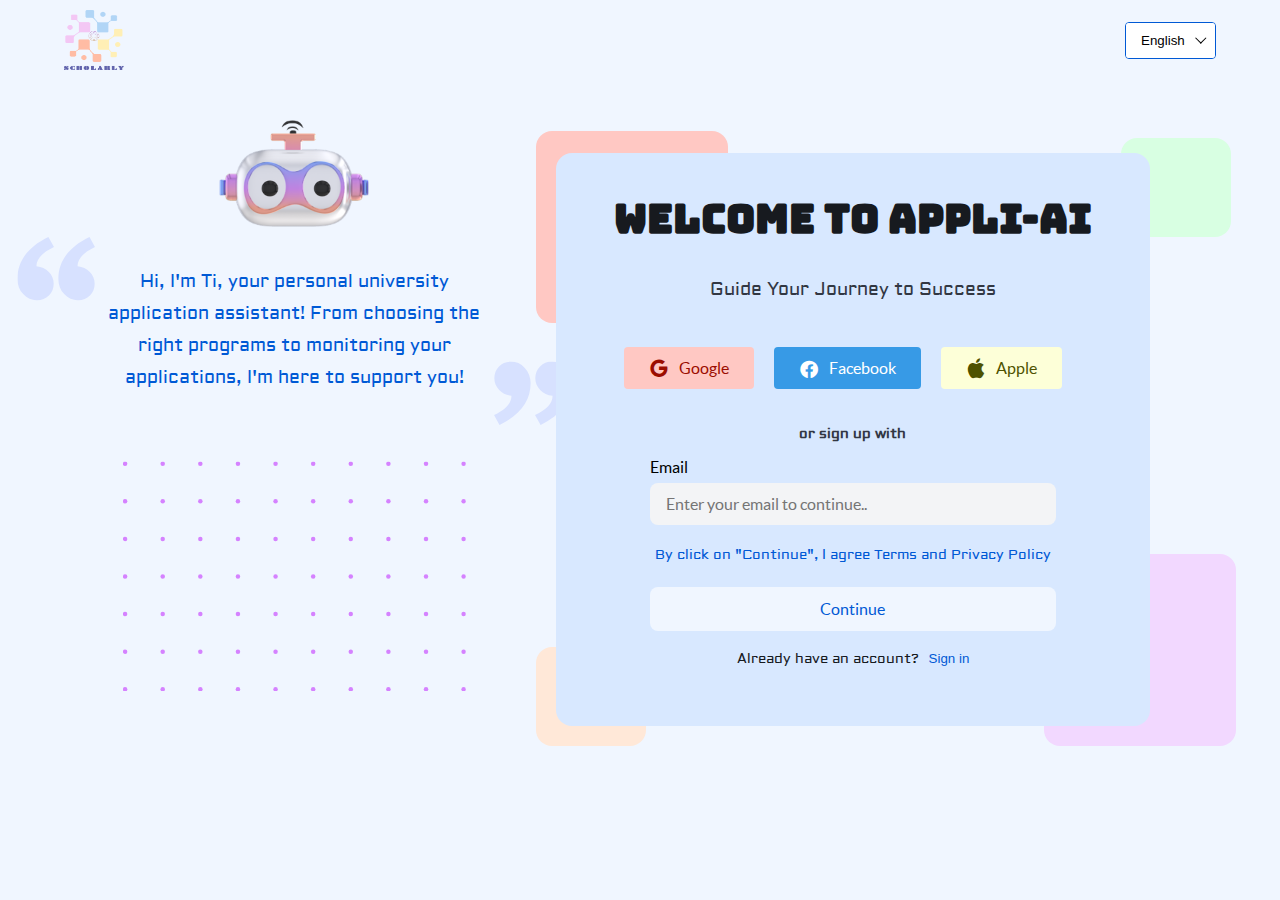
<file: index.html>
<!DOCTYPE html>
<html>

<head>
    <meta charset="utf-8" />
    <meta name="viewport" content="width=device-width, initial-scale=1" />
    <link rel="SHORTCUT ICON" href="" />
    <title>Appli-Ai</title>
    <link href="css/reset.css" rel="stylesheet" type="text/css">
    <link href="css/boarding.css" rel="stylesheet" type="text/css">
    <link rel="icon" type="image/x-icon" href="images/favicon.ico">
</head>

<body>
    <div class="main">
        <div class="appliai-boardingpage" id="boardingpage">
            <div class="appli-ai-container">
                <header class="boarding-header"><img src="images/logo.png" alt="Appli-Ai" width="60" height="60"> <span><select><option>English</option></select></span></header>
                <div class="appli-boardingmiddle">
                    <div class="boardingleftpanel">
                        <div class="leftcontent">
                            <img src="images/landingicon.png" alt="" class="boardingimage" />
                            <p class="testimonial">
                                Hi, I'm Ti, your personal university application assistant! From choosing the right programs to monitoring your applications, I'm here to support you!
                            </p>
                            <img src="images/dots.svg" alt="" class="dotsimg">
                        </div>
                    </div>
                    <div class="boardingrightpanel">
                        <span class="panel-left-top"></span> <span class="panel-right-top"></span> <span class="panel-left-bottom"></span> <span class="panel-right-bottom"></span>
                        <div class="boardingrtinner">
                            <h1>
                                Welcome to Appli-AI
                            </h1>
                            <p class="aldrichft">Guide Your Journey to Success</p>

                            <div class="social-signups">
                                <ul>
                                    <li class="social-i">
                                        <a><i class="icon-Asset-131"></i>Google</a>
                                    </li>
                                    <li class="social-i">
                                        <a><i class="icon-Asset-133"></i>Facebook</a>
                                    </li>
                                    <li class="social-i">
                                        <a><i class="icon-Asset-132"></i>Apple</a>
                                    </li>
                                </ul>
                            </div>
                            <div class="signups-form">
                                <h4 class="aldrichft">or sign up with</h4>
                                <div class="textbox">
                                    <label>Email</label>
                                    <input type="text" name="Email" class="input-txt" placeholder="Enter your email to continue..">
                                </div>
                                <span class="agreeterms aldrichft">By click on "Continue", I agree Terms and Privacy Policy</span>
                                <button class="btn-continue">Continue</button>
                                <div class="bottom-text"><span class="aldrichft">Already have an account?</span><button>Sign in</button></div>
                            </div>
                        </div>
                    </div>
                </div>
            </div>
        </div>
    </div>
</body>

</html>

<script src="js/jquery.min.js"></script>
<script>
    $(document).ready(function() {
        $('.btn-continue').click(function() {
            window.location.href = 'home.html';
        });
    });
</script>
</file>
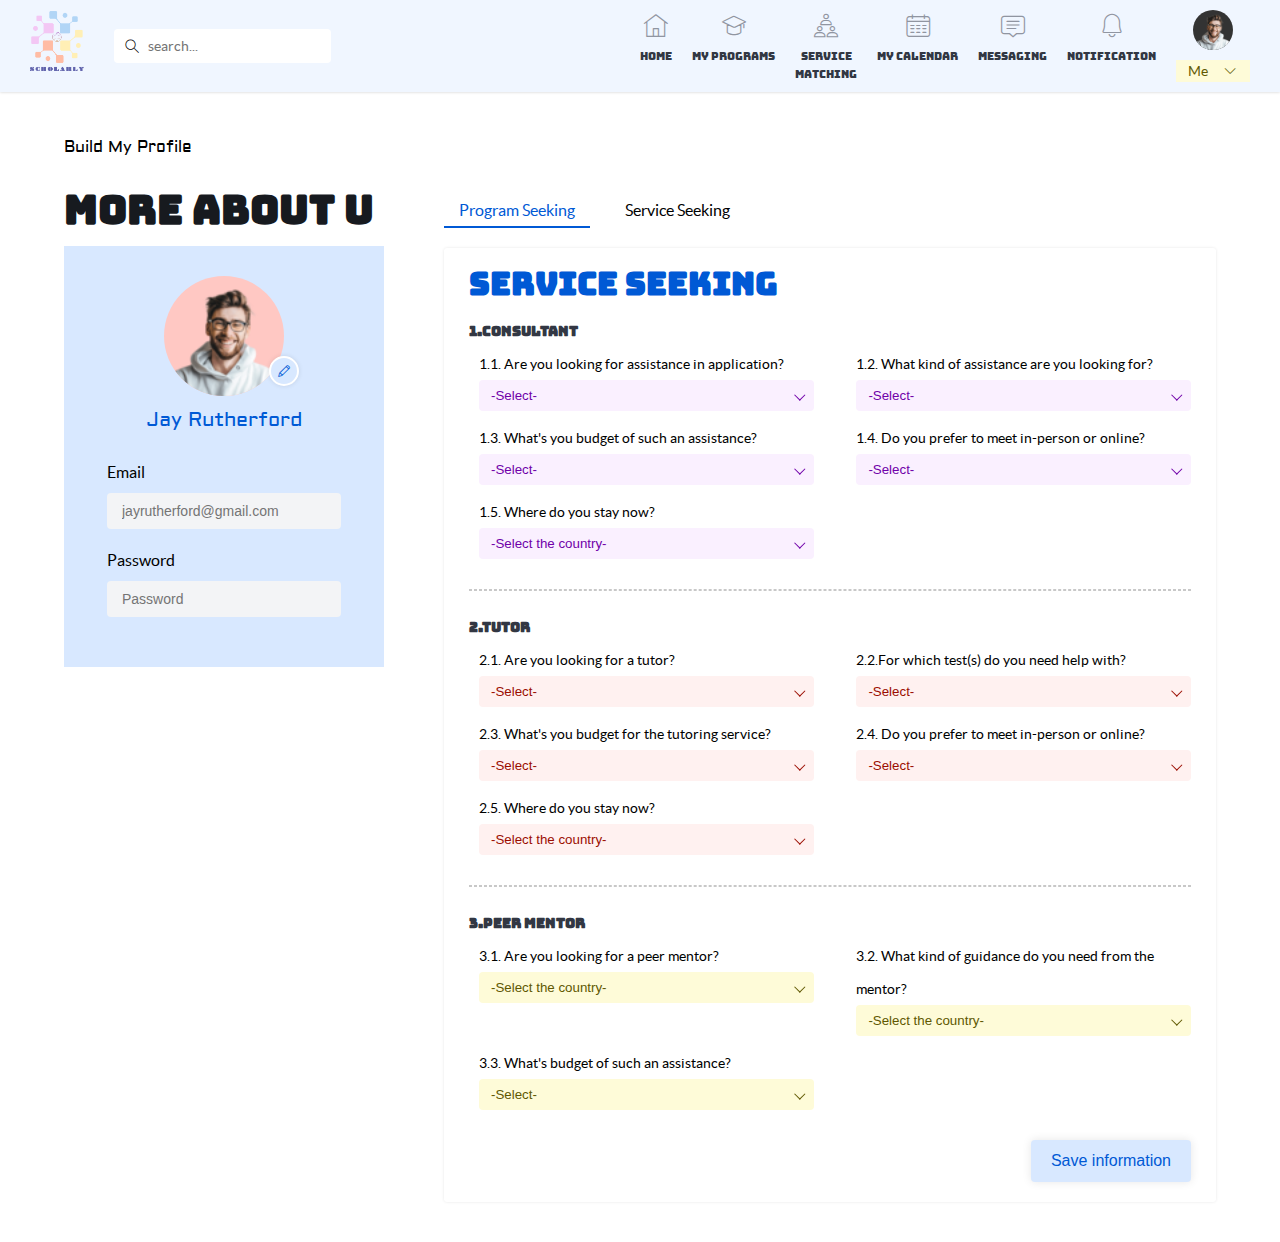
<file: home.html>
<!DOCTYPE html>
<html>

<head>
    <meta charset="utf-8" />
    <meta name="viewport" content="width=device-width, initial-scale=1" />
    <link rel="SHORTCUT ICON" href="" />
    <title>Appli-Ai</title>
    <link href="css/reset.css" rel="stylesheet" type="text/css">
    <link href="css/main.css" rel="stylesheet" type="text/css">
    <link rel="icon" type="image/x-icon" href="images/favicon.ico">
</head>

<body>
    <div class="main">

        <div class="newtopbar">
            <div class="header">
                <div class="appli-leftmenu">
                    <div class="logo">
                        <a href="home.html"><img src="images/logo.png" alt="Appli-Ai" width="60" height="60"></a>
                    </div>
                    <div class="search icon-Asset-129"><input type="search" placeholder="search..."></div>
                </div>
                <div class="appli-rightmenu">
                    <nav>
                        <ul>
                            <li id="dashboard"><a><i class="icon-Asset-111"></i>Home</a></li>
                            <li id="myprogram"><a><i class="icon-Asset-127"></i>My programs</a></li>
                            <li><a><i class="icon-Asset-150"></i>Service <sub>Matching</sub></a></li>
                            <li><a><i class="icon-Asset-106"></i>My calendar</a></li>
                            <li><a><i class="icon-Asset-135"></i>Messaging</a></li>
                            <li><a><i class="icon-Asset-114"></i>Notification</a></li>
                        </ul>
                    </nav>
                    <div class="userprofile"><img src="images/user.jpg" id="userphoto">
                        <span class="dropdownlink">Me <i class="icon-Asset-109"></i></span>
                        <div class="userlink">
                            <ul>
                                <li>My profile</li>
                            </ul>
                        </div>
                    </div>
                </div>
            </div>
        </div>

        <!--  -->
        <div class="appli-ai-container">
            <div class="buildprofile">
                <div class="pagetitle aldrichft">Build My Profile</div>
                <div class="appli-content">
                    <div class="userloginedit">
                        <h4>More about U</h4>
                        <div class="accountinfo">
                            <span class="userinfo">
                                 <img src="images/user.jpg">
                             </span>
                            <i class="icon-Asset-113 editcontain"></i>
                            <span class="username aldrichft">Jay Rutherford</span>


                            <div class="accountpwd">
                                <div class="textbox">
                                    <label>Email</label>
                                    <input type="text" name="Email" class="input-txt" placeholder="jayrutherford@gmail.com">
                                </div>
                                <div class="textbox">
                                    <label>Password</label>
                                    <input type="password" name="password" class="input-txt" placeholder="Password">
                                </div>
                            </div>
                        </div>
                    </div>

                    <div class="appli-rt-content">
                        <ul class="tab">
                            <li class="selected">Program Seeking</li>
                            <li>Service Seeking</li>
                        </ul>
                        <div class="appli-tofillform hide">
                            <h2>Program seeking</h2>
                            <div class="userdatafill">
                                <h6>1.Program preference</h6>
                                <div class="formcontainer">

                                    <div class="textbox-select">
                                        <span class="lablename">1.1. Type of program you  aim to apply to?</span>
                                        <span class="selectct c1">
                                                <select class="selectcommon clr1">
                                                    <option>-Select the type of program-</option>
                                                 </select>
                                            </span>
                                        <!-- <svg width="16px" height="14px" viewBox="2 0 20 20"><use xlink:href="#arrow"></use></svg> -->
                                    </div>
                                    <div class="textbox-select">
                                        <span class="lablename">1.2. When do you want to get enrolled?</span>
                                        <span class="selectct c1">
                                                <select class="selectcommon clr1">
                                                    <option>-Select the year-</option>
                                                 </select>
                                            </span>

                                    </div>
                                    <div class="textbox-select">
                                        <span class="lablename">1.3. What degree do you aim to get?</span>
                                        <span class="selectct c1">
                                                <select class="selectcommon clr1">
                                                    <option>-Select the degree-</option>
                                                 </select>
                                            </span>

                                    </div>
                                    <div class="textbox-select">
                                        <span class="lablename">1.4. Purpose of  pursuing the degree?</span>
                                        <span class="selectct c1">
                                                <select class="selectcommon clr1">
                                                    <option>-Select-</option>
                                                 </select>
                                            </span>

                                    </div>
                                    <div class="textbox-select">
                                        <span class="lablename">1.5. Online or In-Person?</span>
                                        <span class="selectct c1">
                                                <select class="selectcommon clr1">
                                                    <option>-Select-</option>
                                                 </select>
                                            </span>

                                    </div>
                                    <div class="textbox-select">
                                        <span class="lablename">1.6. Full-time or Part-time? </span>
                                        <span class="selectct c1">
                                                <select class="selectcommon clr1">
                                                    <option>-Select -</option>
                                                 </select>
                                            </span>

                                    </div>
                                    <div class="textbox-select">
                                        <span class="lablename">1.7. The duration of the program? </span>
                                        <span class="selectct c1">
                                                <select class="selectcommon clr1">
                                                    <option>-Select the range-</option>
                                                 </select>
                                            </span>

                                    </div>
                                    <div class="textbox-select">
                                        <span class="lablename">1.8. What's your budget for the tuition fees (in USD)?</span>
                                        <span class="selectct c1">
                                                <select class="selectcommon clr1">
                                                    <option>-Select the range-</option>
                                                 </select>
                                            </span>

                                    </div>
                                    <div class="textbox-select">
                                        <span class="lablename">1.9. Preferred Countries ( up to three)</span>
                                        <span class="selectct c1">
                                                <select class="selectcommon clr1">
                                                    <option>-Select the country-</option>
                                                 </select>
                                            </span>

                                    </div>
                                    <div class="textbox-select">
                                        <span class="lablename">1.10. Preferred Major(s) ( up to three)</span>
                                        <span class="selectct c1">
                                                <select class="selectcommon clr1">
                                                    <option>-Select the major-</option>
                                                 </select>
                                            </span>

                                    </div>

                                </div>
                                <div class="separte-line"></div>
                                <h6>2.My profile</h6>
                                <div class="formcontainer">

                                    <div class="textbox-select wt25">
                                        <span class="lablename">2.1. Gender </span>
                                        <span class="selectct c2">
                                                <select class="selectcommon clr2">
                                                    <option>-Select-</option>
                                                 </select>
                                            </span>

                                    </div>
                                    <div class="textbox-select wt25">
                                        <span class="lablename">2.2. Age  </span>
                                        <span class="selectct c2">
                                                <select class="selectcommon clr2">
                                                    <option>-Select the range-</option>
                                                 </select>
                                            </span>

                                    </div>
                                    <div class="textbox-select wt42">
                                        <span class="lablename">2.3. For postgraduate applicant: GPA (expected to get)</span>
                                        <span class="textinput">
                                               <input type="text" placeholder="In the form of score/total score" class="clr2">
                                            </span>

                                    </div>
                                    <div class="textbox-select">
                                        <span class="lablename">2.4.1. Admission standardized test(s)</span>
                                        <span class="selectct c2">
                                                <select class="selectcommon clr2">
                                                    <option>-Select-</option>
                                                 </select>
                                            </span>

                                    </div>
                                    <div class="textbox-select">
                                        <span class="lablename">2.4.2. Score got (expected to get) </span>
                                        <span class="textinput">
                                            <input type="text" placeholder="Your score(s) of the admission standardized test(s)" class="clr2">
                                         </span>

                                    </div>
                                    <div class="textbox-select">
                                        <span class="lablename">2.5.1. Langauage standardized test (s)</span>
                                        <span class="selectct c2">
                                            <select class="selectcommon clr2">
                                                <option>-Select-</option>
                                             </select>
                                        </span>



                                    </div>
                                    <div class="textbox-select">
                                        <span class="lablename">2.5.2. Score got (expected to get) </span>
                                        <span class="textinput">
                                            <input type="text" placeholder="Your score(s) of the language  standardized test(s)" class="clr2">
                                         </span>

                                    </div>
                                    <div class="textbox-select">
                                        <span class="lablename">2.6.1. Resume/CV</span>
                                        <span class="textinput">
                                            <label class="clr2 uploadfile">Upload</label>
                                        <input type="file" name="myfile" />
                                        </span>

                                    </div>
                                    <div class="textbox-select">
                                        <span class="lablename">2.6.2. Website/LinkedIn</span>
                                        <span class="textinput">
                                            <input type="text" placeholder="Paste the link" class="clr2">
                                         </span>

                                    </div>


                                </div>
                                <div class="separte-line"></div>
                                <h6>3.My Career Aspiration</h6>
                                <div class="formcontainer">
                                    <div class="textbox-select">
                                        <span class="lablename">3.1. Where do you want to work/live?</span>
                                        <span class="selectct c3">
                                                <select class="selectcommon clr3">
                                                    <option>-Select the country-</option>
                                                 </select>
                                            </span>

                                    </div>
                                    <div class="textbox-select">
                                        <span class="lablename">3.2. Where do you have the authority to work/live?</span>
                                        <span class="selectct c3">
                                                <select class="selectcommon clr3">
                                                    <option>-Select the country-</option>
                                                 </select>
                                            </span>

                                    </div>
                                    <div class="textbox-select">
                                        <span class="lablename">3.3. What type of work do you want to do?</span>
                                        <span class="selectct c3">
                                                <select class="selectcommon clr3">
                                                    <option>-Select-</option>
                                                 </select>
                                            </span>

                                    </div>
                                    <div class="textbox-select">
                                        <span class="lablename">3.4. What industry do you want to work?</span>
                                        <span class="selectct c3">
                                                <select class="selectcommon clr3">
                                                    <option>-Select the industry-</option>
                                                 </select>
                                            </span>

                                    </div>
                                </div>
                            </div>

                            <div class="flx btn-container">
                                <button class="btn-save" id="saveInfo">Save information</button>
                            </div>

                        </div>

                        <!-- service seeking -->
                        <div class="appli-tofillform">
                            <h2>Service seeking</h2>
                            <div class="userdatafill">
                                <h6>1.Consultant</h6>
                                <div class="formcontainer">

                                    <div class="textbox-select">
                                        <span class="lablename">1.1. Are you looking for assistance in application?</span>
                                        <span class="selectct c1">
                                                <select class="selectcommon clr1">
                                                    <option>-Select-</option>
                                                 </select>
                                            </span>

                                    </div>
                                    <div class="textbox-select">
                                        <span class="lablename">1.2. What kind of assistance are you looking for?</span>
                                        <span class="selectct c1">
                                                <select class="selectcommon clr1">
                                                    <option>-Select-</option>
                                                 </select>
                                            </span>

                                    </div>
                                    <div class="textbox-select">
                                        <span class="lablename">1.3. What's you budget of such an assistance?</span>
                                        <span class="selectct c1">
                                                <select class="selectcommon clr1">
                                                    <option>-Select-</option>
                                                 </select>
                                            </span>

                                    </div>
                                    <div class="textbox-select">
                                        <span class="lablename">1.4. Do you prefer to meet in-person or online?</span>
                                        <span class="selectct c1">
                                                <select class="selectcommon clr1">
                                                    <option>-Select-</option>
                                                 </select>
                                            </span>

                                    </div>
                                    <div class="textbox-select">
                                        <span class="lablename">1.5. Where do you stay now?</span>
                                        <span class="selectct c1">
                                                <select class="selectcommon clr1">
                                                    <option>-Select the country-</option>
                                                 </select>
                                            </span>

                                    </div>


                                </div>
                                <div class="separte-line"></div>
                                <h6>2.Tutor</h6>
                                <div class="formcontainer">

                                    <div class="textbox-select">
                                        <span class="lablename">2.1. Are you looking for a tutor?  </span>
                                        <span class="selectct c2">
                                                <select class="selectcommon clr2">
                                                    <option>-Select-</option>
                                                 </select>
                                            </span>

                                    </div>
                                    <div class="textbox-select">
                                        <span class="lablename">2.2.For which test(s) do you need help with?</span>
                                        <span class="selectct c2">
                                                <select class="selectcommon clr2">
                                                    <option>-Select-</option>
                                                 </select>
                                            </span>

                                    </div>
                                    <div class="textbox-select">
                                        <span class="lablename">2.3. What's you budget for the tutoring service? </span>
                                        <span class="selectct c2">
                                                <select class="selectcommon clr2">
                                                    <option>-Select-</option>
                                                 </select>
                                            </span>

                                    </div>
                                    <div class="textbox-select">
                                        <span class="lablename">2.4. Do you prefer to meet in-person or online?</span>
                                        <span class="selectct c2">
                                                <select class="selectcommon clr2">
                                                    <option>-Select-</option>
                                                 </select>
                                            </span>

                                    </div>
                                    <div class="textbox-select">
                                        <span class="lablename">2.5. Where do you stay now?</span>
                                        <span class="selectct c2">
                                                <select class="selectcommon clr2">
                                                    <option>-Select the country-</option>
                                                 </select>
                                            </span>

                                    </div>


                                </div>
                                <div class="separte-line"></div>
                                <h6>3.Peer Mentor</h6>
                                <div class="formcontainer">
                                    <div class="textbox-select">
                                        <span class="lablename">3.1. Are you looking for a peer mentor? </span>
                                        <span class="selectct c3">
                                                <select class="selectcommon clr3">
                                                    <option>-Select the country-</option>
                                                 </select>
                                            </span>

                                    </div>
                                    <div class="textbox-select">
                                        <span class="lablename">3.2. What kind of guidance do you need from the mentor?</span>
                                        <span class="selectct c3">
                                                <select class="selectcommon clr3">
                                                    <option>-Select the country-</option>
                                                 </select>
                                            </span>

                                    </div>
                                    <div class="textbox-select">
                                        <span class="lablename">3.3. What's budget of such an assistance?</span>
                                        <span class="selectct c3">
                                                <select class="selectcommon clr3">
                                                    <option>-Select-</option>
                                                 </select>
                                            </span>

                                    </div>

                                </div>
                            </div>

                            <div class="flx btn-container">
                                <button class="btn-save" id="saveInfo">Save information</button>
                            </div>

                        </div>
                    </div>
                </div>
            </div>
        </div>
    </div>
    </div>
</body>

</html>

<script src="js/jquery.min.js"></script>
<script src="js/script.js"></script>
</file>
<file: css/boarding.css>
/* boarding css */

body {
    background-color: #F0F6FF;
}

.appliai-boardingpage {
    background-color: #F0F6FF;
}

.boarding-header img {
    width: 60px;
}

.appli-ai-container {
    max-width: 1300px;
    width: 90%;
    margin: 0 auto;
}

.boarding-header {
    display: flex;
    justify-content: space-between;
    align-items: center;
    padding: 10px 0;
}

.boarding-header span {
    background-color: #fff;
    border: 1px solid #0059D5;
    border-radius: 4px;
    line-height: 1.2;
    overflow: hidden;
    box-sizing: border-box;
    position: relative;
}

.boarding-header select {
    border: none;
    padding: 10px 30px 10px 15px;
    background-color: #fff;
    -webkit-appearance: none;
    -moz-appearance: none;
    appearance: none;
}

.boarding-header span:after {
    content: "";
    display: inline-block;
    padding: 3.3px;
    position: absolute;
    transform: rotate(45deg);
    -webkit-transform: rotate(45deg);
    transition: all .3s ease;
    border: solid #000;
    clear: both;
    top: 11px;
    border-width: 0 1px 1px 0;
    pointer-events: none;
    right: 10px;
}

.appli-boardingmiddle {
    display: flex;
    align-items: center;
    justify-content: space-between;
    margin-top: 40px;
}

.boardingleftpanel {
    width: 40%;
    text-align: center;
}

.boardingimage {
    width: 150px;
    margin-bottom: 20px;
    animation: floating 6s ease-in-out infinite
}

.testimonial {
    width: 90%;
    text-align: center;
    font-size: 18px;
    font-family: 'aldrichregular';
    color: #0059D5;
    max-width: 415px;
    margin: 10px auto;
    position: relative;
}

.testimonial:after,
.testimonial:before {
    content: '';
    width: 80px;
    height: 100px;
    background-image: url(../images/quotes.svg);
    background-repeat: no-repeat;
    position: absolute;
    left: -70px;
    opacity: 0.1;
    background-size: 100%;
    top: -30px;
}

.testimonial:after {
    left: auto;
    right: -70px;
    top: auto;
    bottom: -30px;
    transform: scale(-1);
}

.dotsimg {
    transform: rotate(90deg);
    width: 50%;
}

.boardingrightpanel {
    width: 60%;
    max-width: 660px;
    text-align: center;
    position: relative;
}

.panel-left-top,
.panel-right-top,
.panel-left-bottom,
.panel-right-bottom {
    position: absolute;
    border-radius: 16px;
}

.panel-right-bottom,
.panel-left-top {
    width: 192px;
    height: 192px;
}

.panel-left-top {
    top: -22px;
    left: -20px;
    background: #FFC8C3;
}

.panel-right-top,
.panel-left-bottom {
    width: 110px;
    height: 99px;
}

.panel-right-top {
    right: -15px;
    top: -15px;
    background: #D8FFE2;
}

.panel-left-bottom {
    left: -20px;
    background: #FFE8D8;
    bottom: -20px;
}

.panel-right-bottom {
    right: -20px;
    background: #F2D8FF;
    bottom: -20px;
}

.boardingrtinner {
    background-color: #D8E8FF;
    padding: 50px 30px;
    width: 90%;
    border-radius: 16px;
    position: relative;
}

h1 {
    font-family: 'bungeeregular';
    font-size: 40px;
    color: #171A1F;
    text-align: center;
}

.boardingrtinner p {
    font-size: 18px;
    color: #323743;
    margin: 40px 0;
}

.boardingrtinner h4 {
    font-size: 14px;
    color: #323743;
}

.signups-form label {
    font-size: 16px;
}

.signups-form input {
    width: 100%;
    padding: 12px 16px;
    font-family: 'latoregular';
    font-size: 16px;
    background: #F3F4F6;
    border-radius: 8px;
    border-width: 0px;
    outline: none;
    box-sizing: border-box;
}

.signups-form {
    width: 76%;
    margin: 0 auto;
}

.signups-form .textbox {
    text-align: left;
}

.agreeterms {
    font-size: 14px;
    color: #0059D5;
    display: block;
    margin: 15px 0;
}

.btn-continue {
    width: 100%;
    display: block;
    padding: 9px;
    font-family: 'latoregular';
    font-size: 16px;
    line-height: 26px;
    color: #0059D5;
    background: #F0F6FF;
    border: none;
    border-radius: 8px;
    cursor: pointer;
    transition: all ease 0.3s;
}

.btn-continue:hover {
    color: #0059D5;
    background: #BCCCE3;
}

.bottom-text {
    margin-top: 10px;
}

.bottom-text span {
    font-size: 14px;
    color: #171A1F;
    margin-right: 10px;
}

.bottom-text button {
    background: transparent;
    cursor: pointer;
    color: #0059D5;
    box-shadow: none;
    outline: none;
    border: none;
}

.social-signups ul {
    display: flex;
    justify-content: center;
    margin-bottom: 30px;
}

.social-signups ul li {
    margin-right: 20px;
    cursor: pointer;
}

.social-signups ul li a {
    display: flex;
    align-items: center;
    background-color: #333;
    padding: 5px 25px;
    border-radius: 4px;
}

.social-signups ul li i {
    margin-right: 10px;
    font-size: 20px;
}

.social-signups ul li:first-child a {
    background-color: #FFC8C3;
    color: #9B0D00;
}

.social-signups ul li:nth-child(2) a {
    background-color: #379AE6;
    color: #fff;
}

.social-signups ul li:last-child a {
    background-color: #FDFFD8;
    color: #4E5200;
}

@keyframes floating {
    from {
        transform: translate(0, 0)
    }
    65% {
        transform: translate(0, 15px)
    }
    to {
        transform: translate(0, -0px)
    }
}


/*  */
</file>
<file: css/main.css>
.appli-ai-container {
    max-width: 1400px;
    width: 90%;
    margin: 40px auto;
    position: relative;
}

.header {
    padding: 10px 30px;
    display: flex;
    justify-content: space-between;
    align-items: center;
    box-shadow: 0 0 3px rgba(0, 0, 0, 0.2);
    background-color: #F0F6FF;
}

.appli-rightmenu,
.appli-leftmenu {
    display: flex;
    align-items: center;
}

nav ul {
    display: flex;
}

nav ul li {
    margin-right: 20px;
    text-align: center;
    cursor: pointer;
}

nav ul a {
    font-family: 'bungeeregular';
    font-size: 11px;
    line-height: 8px;
    color: #323743;
    text-transform: uppercase;
    text-align: center;
    transition: all 0.3s ease;
}

nav ul li i {
    display: block;
    font-size: 24px;
    color: #9095A1;
}

nav ul li:hover a,
nav ul li:hover i,
nav ul li.active a,
nav ul li.active i {
    color: #096FFF;
}

nav ul li sub {
    display: block;
}

.userprofile {
    text-align: center;
}

.userprofile img {
    width: 40px;
    background-color: #333;
    border-radius: 50%;
}

.dropdownlink {
    display: flex;
    align-items: center;
    line-height: 1;
    text-align: center;
    background-color: #FEFBD8;
    color: #605801;
    font-size: 14px;
    padding: 3px 12px;
    cursor: pointer;
}

.dropdownlink i {
    font-size: 16px;
    margin-left: 14px;
}

.userlink {
    position: absolute;
    opacity: 0;
}

.search.icon-Asset-129:before {
    position: absolute;
    left: 10px;
    font-size: 16px;
    top: 9px;
}

.search {
    margin-left: 30px;
    position: relative;
}

.search input {
    font-family: 'latoregular';
    font-size: 14px;
    background: #FFF;
    border-radius: 4px;
    border-width: 0px;
    outline: none;
    padding: 9px 30px 9px 34px;
}

.appli-content {
    display: flex;
    margin: 30px 0;
}

.userloginedit h4,
h2 {
    font-family: 'bungeeregular';
    font-size: 40px;
    color: #171A1F;
}

.buildprofile {
    margin-top: 30px;
}

.editcontain {
    position: relative;
    width: 45px;
    height: 45px;
    background-color: var(--bg-blue);
    display: flex;
    align-items: center;
    justify-content: center;
    border-radius: 4px;
    margin: 0 auto 30px;
    margin-top: -70px;
    left: 80px;
    top: 30px;
    color: var(--active-clr);
    cursor: pointer;
    font-size: 20px;
    box-shadow: 0 0 5px rgba(0, 0, 0, 0.1);
}

.accountinfo {
    width: 320px;
    margin-top: 20px;
    background-color: #D8E8FF;
    padding: 30px;
    text-align: center;
    padding-bottom: 50px;
}

.accountinfo .editcontain {
    background-color: var(--lt-bg-color);
    border-radius: 50%;
    border: 2px solid #fff;
    width: 30px;
    height: 30px;
    font-size: 16px;
    left: 60px;
    margin-bottom: 40px;
}

.userinfo img {
    width: 120px;
    height: 120px;
    display: block;
    border-radius: 50%;
    background-color: #FFC8C3;
    margin: 0 auto;
}

.username {
    font-size: 20px;
    line-height: 30px;
    color: #0059D5;
    margin-top: 10px;
    display: inline-block;
}

.accountpwd {
    margin-top: 20px;
}

.accountpwd .textbox label {
    display: block;
    margin-bottom: 5px;
}

.accountpwd .textbox {
    width: 90%;
    margin: 0 auto;
    text-align: left;
}

.accountpwd .textbox:first-child {
    margin-bottom: 15px;
}

.accountpwd .textbox input {
    width: 100%;
    font-size: 14px;
    background: #F3F4F6;
    border-radius: 4px;
    outline: none;
    border: none;
    padding: 10px 15px;
}

.appli-rt-content {
    width: calc(100% - 340px);
    padding-left: 40px;
}

.appli-rt-content ul.tab {
    display: flex;
}

.appli-rt-content ul.tab li {
    margin-right: 20px;
    padding: 0 15px;
    font-size: 16px;
    cursor: pointer;
    position: relative;
}

.appli-rt-content ul.tab li:after {
    content: '';
    width: calc(100% + 30px);
    height: 2px;
    background-color: var(--active-clr);
    display: block;
    transition: transform 0.3s ease;
    transform-origin: left;
    transform: scale(0);
    left: -15px;
    position: relative;
}

.appli-rt-content ul.tab li.selected {
    color: var(--active-clr);
}

.appli-rt-content ul.tab li.selected:after {
    transform: scale(1)
}

.appli-tofillform {
    width: 100%;
    margin-top: 20px;
    padding: 20px 25px;
    box-shadow: 0 0 3px rgba(0, 0, 0, 0.1);
    border-radius: 3px;
}

.appli-tofillform h2,
h2 {
    font-family: 'bungeeregular';
    font-size: 32px;
    color: var(--active-clr);
}

.appli-tofillform h6 {
    font-family: var(--ft-bungee);
    font-size: 14px;
    color: #323743;
}

.formcontainer {
    display: flex;
    flex-wrap: wrap;
    justify-content: space-between;
    margin-left: 10px;
}

.userdatafill {
    margin-top: 15px;
}

.wt50 {
    width: 50%;
}

.textbox-select {
    width: 47%;
    margin-bottom: 10px;
}

.wt25 {
    width: 25%;
}

.wt42 {
    width: 42%;
}

.lablename {
    font-size: 14px;
}

.selectct,
.textinput {
    display: block;
    position: relative;
}

.textinput .uploadfile {
    display: flex;
    justify-content: space-between;
}

.textinput .uploadfile:after {
    font-family: 'icomoon' !important;
    content: "\e931";
}

.selectcommon,
.textinput input,
.uploadfile {
    border-radius: 4px;
    padding: 8px 12px;
    width: 100%;
    display: block;
}

.uploadfile {
    line-height: 1;
    font-size: 14px;
}

.textbox-select input[type=file] {
    font-size: 14px;
    position: absolute;
    left: 0;
    top: 0;
    opacity: 0;
    cursor: pointer;
}

.clr1 {
    color: var(--select-pi-ft);
    background-color: var(--select-pi-bg);
}

.clr2 {
    color: var(--select-red-ft);
    background-color: var(--select-red-bg);
}

.clr3 {
    color: var(--select-yellow-ft);
    background-color: var(--select-yellow-bg);
}

.clr4 {
    color: var(--status-red-ft);
    background-color: var( --select-red-bg);
}

.clr5 {
    color: var(--active-clr);
    background-color: var(--bg-blue);
}

.selectct:after,
.my_programs .appli-right .top_wp .selectranking:after,
.prepare-cell .textinput.selecop:after {
    content: "";
    display: inline-block;
    padding: 3.3px;
    position: absolute;
    transform: rotate(45deg);
    -webkit-transform: rotate(45deg);
    transition: all .3s ease;
    border: solid #000;
    clear: both;
    top: 11px;
    border-width: 0 1px 1px 0;
    pointer-events: none;
    right: 10px;
}

.selectct.c1:after {
    border-color: var(--select-pi-ft);
}

.selectct.c2:after {
    border-color: var(--select-red-ft);
}

.selectct.c3:after {
    border-color: var(--select-yellow-ft);
}

.separte-line {
    border: 1px dashed #c8c8c8;
    margin: 20px auto;
}

.btn-container {
    justify-content: flex-end;
    margin-top: 20px;
}

.btn-save {
    font-size: 16px;
    background-color: var(--lt-bg-color);
    border: none;
    padding: 12px 20px;
    border-radius: 4px;
    color: var(--active-clr);
    cursor: pointer;
    box-shadow: 0 0 10px rgba(0, 0, 0, 0.1);
}


/*  */


/* profilesection */

.appli-content {
    display: flex;
    justify-content: space-between;
}

.profileleft {
    width: 480px;
    border: 1px solid #F3F4F6;
    box-shadow: 0 0 8px rgba(0, 0, 0, 0.1);
}

.profile-pic-containter {
    text-align: center;
}

.profile-description {
    width: 42%;
    font-size: 14px;
    text-align: center;
    margin: 5px auto;
    line-height: 1.4;
}

.profile-description .location {
    display: flex;
    justify-content: center;
    align-items: center;
}

.profile-description .location:before {
    content: '';
    width: 22px;
    height: 22px;
    background: url(../images/location.svg) no-repeat;
    display: inline-block;
    background-size: 100%;
    margin-right: 5px;
}

.profile-pic-containter .userinfo {
    background-color: var(--lt-bg-color);
    display: block;
    padding-top: 20px;
}

.profile-pic-containter .userinfo img {
    margin: 0 auto 40px;
    position: relative;
    top: 35px;
}

.box-container {
    padding: 15px;
}

.box-heading {
    justify-content: space-between;
    align-items: center;
    margin-top: 20px;
}

.box-heading span {
    display: flex;
    align-items: center;
}

.box-heading .editcontain {
    top: 0;
    left: 0;
    margin: 0;
    margin-left: 20px;
}

.btn-download {
    color: var(--active-clr);
    background-color: var(--bg-blue);
    font-size: 14px;
    padding: 3px 13px;
    border-radius: 4px;
    cursor: pointer;
}

.box {
    box-shadow: 0 4px 5px rgba(0, 0, 0, 0.05);
    padding: 20px;
    border: 1px solid #F3F4F6;
    margin-top: 20px;
}

.tb-row {
    display: flex;
    justify-content: space-between;
    margin-bottom: 30px;
}

.tb-row:last-child {
    margin-bottom: 0;
}

.round-tick {
    width: 16px;
    height: 16px;
    border-radius: 50%;
    display: inline-flex;
    align-items: center;
    border: 1px solid var(--active-clr);
    justify-content: center;
}

.round-tick.icon-Asset-118 {
    color: var(--active-clr);
}

.txt-name {
    font-family: 'aldrichregular';
    font-size: 14px;
    flex-basis: 35%;
    padding: 0 20px;
    line-height: 1.4;
}

.status {
    padding: 6px 10px;
    display: flex;
    align-items: center;
    justify-content: center;
    border-radius: 15px;
    font-size: 12px;
    flex-basis: 16%;
    line-height: 1;
}

.status.upload-btn,
.green-clr {
    color: var(--status-gr-ftclr);
    background-color: var(--status-gr-clr);
}

.status.pending-btn,
.brownclr {
    color: #FFF;
    background: var(--status-brown-clr);
}

.moreoption {
    display: flex;
    align-items: center;
    flex-basis: 110px;
    justify-content: center;
}

.attachedicon:before {
    /* content: '';
    width: 19px;
    height: 19px;
    background: url(../images/attachment-icon.png) no-repeat;
    background-size: 100%;
    display: block;
    margin-right: 10px; */
}

.moreoption .attachedicon,
.moreoption .editicon {
    color: var(--active-clr);
    font-size: 18px;
}

.moreoption .attachedicon {
    margin-right: 16px;
}

.checkbox {
    width: 16px;
    height: 16px;
    border-radius: 3px;
    border: 1px solid var(--color-blue);
    margin-top: 8px;
}

.checkbox.checked {
    background-color: #0059D5;
    border: 1px solid #0059D5;
    font-family: 'icomoon' !important;
    display: flex;
    align-items: center;
    color: #fff;
    justify-content: center;
}

.checkbox.checked:before {
    content: "\e90d";
}

.tags-container {
    flex-basis: 60%;
}

.tag {
    font-style: normal;
    font-size: 12px;
    border-radius: 14px;
    padding: 7px 10px;
    line-height: 1;
    margin-right: 4px;
    display: inline-flex;
}

.save-i {
    display: inline-block;
    margin-right: 3px;
}

.table-box {
    padding: 0
}

.table-box .tb-head {
    background-color: #fafafb;
    padding: 10px 15px;
}

.table-box .tr-name,
.table-box .tr-mail,
.table-box .tr-status {
    font-size: 11px;
    font-family: 'aldrichregular';
    line-height: 1.6;
}

.table-box .tr-mail {
    flex-basis: 20%;
}

.table-box .tr-name {
    flex-basis: 25%;
}

.table-box .tr-status {
    flex-basis: 35%;
}

.table-box .tb-head .tb-row {
    align-items: center;
}

.table-box .checkbox {
    width: 12px;
    height: 12px;
    margin-top: 0;
    margin-right: 20px;
}

.tb-content .tb-row {
    padding: 15px 15px;
    margin-bottom: 0;
    flex: 1;
    word-break: break-word;
    border-bottom: 1px solid #eee;
}

.tb-content .tb-row label {
    display: block;
}

.tb-content .tb-row sub {
    color: #565D6D;
}

.table-box .tr-status .status {
    font-size: 11px;
}

.profileright {
    width: calc(100% - 520px);
}

.tag-box {
    display: block;
}

.tag-box .recommended {
    font-size: 11px;
    border-radius: 14px;
    padding: 5px 8px;
}

.basewrapper .box:first-child {
    margin-top: 0;
}

.basetitle {
    font-size: 20px;
    margin-bottom: 25px;
    font-family: 'latobold';
    display: flex;
    align-items: center;
}

.basetitle .editcontain {
    margin: 0;
    top: 0;
    left: 0;
    margin-left: 10px;
}

.logo-relate {
    width: 70px;
}

.ti-rightct {
    margin-left: 30px;
}

.ti-element {
    color: #9095A1;
    font-size: 14px;
}

.li-icon {
    margin-right: 20px;
}

.li-icon i,
.ti-element i {
    margin-right: 10px;
}

.ti-rightct p {
    font-size: 14px;
}

.workstatus {
    font-size: 12px;
    display: inline-block;
    padding: 5px 8px;
    border-radius: 12px;
    margin-left: 50px;
}

.basecontent .txt-name {
    font-family: 'latoregular';
    flex-basis: 55%;
}


/*  */


/* Recommended page */

.ti-recommendedtemplate {
    max-width: 1000px;
    margin: 0 auto;
}

.ti-recommendedtemplate h2 {
    color: var(--active-clr);
}

.ti-recommendedtemplate .img-question {
    width: 90px;
    background-color: var(--select-pi-bg);
    text-align: center;
}

.ti-recommendedtemplate .recommended-questions li:nth-child(2) .img-question {
    background-color: #fdffd8;
}

.ti-recommendedtemplate .recommended-questions li:nth-child(3) .img-question {
    background-color: #ffc8c3;
}

.ti-recommendedtemplate .recommended-questions li:nth-child(4) .img-question {
    background-color: #d8ffe2;
}

.ti-recommendedtemplate .recommended-questions li:last-child .img-question {
    background-color: var(--lt-bg-color);
}

.ti-recommendedtemplate .img-question img {
    width: 70px;
    margin: 0 auto;
}

.ti-recommendedtemplate li .questions {
    align-items: center;
    box-shadow: 0 1px 10px rgba(0, 0, 0, 0.1);
    padding: 5px 20px 5px 5px;
    width: 68%;
    justify-content: flex-start;
}

.ti-recommendedtemplate .recommended-questions ul:first-child li {
    align-items: center;
    margin-top: 40px;
    justify-content: center;
}

.ti-recommendedtemplate li strong {
    margin-left: 20px;
}

.questiontag {
    padding: 0px 9px;
    border-radius: 4px;
    font-size: 12px;
}

.ques-desc {
    padding: 0 20px;
}

.btn-confirm,
.btn-revise {
    font-size: 14px;
    padding: 6px 14px;
    border-radius: 14px;
    cursor: pointer;
}

.btn-confirm {
    background-color: #379AE6;
    color: #fff;
}

.btn-revise {
    background-color: #FFE8D8;
    color: #973F00;
}

.ti-recommendedtemplate li .questions .selectct {
    border: 1px solid #333;
    border-radius: 2px;
    line-height: 1;
}

.ti-recommendedtemplate li .questions .selectct select {
    width: 160px;
    padding: 10px;
}

.ti-country .recommendation-options li span.optq {
    width: 100px;
}

.ti-recommendedtemplate {
    text-align: center;
}

.recommendation-options {
    text-align: center;
    max-width: 340px;
    margin: 50px auto;
}

.ti-country .recommendation-options {
    max-width: 280px;
}

.recommendation-options li {
    margin: 5px 0 15px;
    display: flex;
    justify-content: space-between;
    align-items: center;
}

.recommendation-options ul {
    display: none;
}

.saveprofile {
    position: absolute;
    right: 0;
    bottom: 0px;
}

.recommendation-options li span.optq {
    color: var(--option-clr);
    background-color: var(--option-clr1);
    padding: 6px 20px;
    border-radius: 2px;
    display: inline-block;
}


/* dashboard page */

.appli-ai-para img {
    width: 40px;
}

.appli-ai-para {
    justify-content: center;
    align-items: center;
    margin-top: 5px;
}

.textcontainer {
    text-align: center;
    border-bottom: 1px solid #BDC1CA;
}

.appli-ai-para .txt {
    font-size: 18px;
    margin: 5px 0 5px 15px;
}

.textcontainer h2 {
    font-size: 48px;
}

.appli-list-container h2 {
    position: relative;
}

.appli-list-container h2 i {
    position: absolute;
    font-size: 45px;
    left: -46px;
    top: -8px;
}

.profiletab {
    position: absolute;
    right: 0;
    display: flex;
}

.profiletab li {
    margin-right: 20px;
    display: flex;
    align-items: center;
    cursor: pointer;
}

.profiletab li:last-child {
    margin-right: 0;
}

.profiletab li i {
    margin-right: 5px;
}

.appli-list,
.appli-cardbox {
    padding: 30px 40px;
}

.appli-list ul li {
    display: flex;
    width: 370px;
    background-color: #FFE8D8;
    padding: 20px;
    border-radius: 4px;
    box-shadow: 0 2px 5px rgba(0, 0, 0, 0.1)
}

.appli-list ul li em {
    width: 40px;
    height: 40px;
    border-radius: 4px;
    box-shadow: 0 1px 5px rgba(0, 0, 0, 0.2);
    background-color: #FFC8C3;
    display: flex;
    justify-content: center;
    align-items: center;
}

.appli-list ul li em i {
    color: #9B0D00;
    font-size: 26px;
}

.appli-list ul li em i.icon-Asset-143 {
    color: #BF40FF;
}

.appli-list ul li em i.icon-Asset-141 {
    color: #817702;
}

.appli-list ul li em i.icon-Asset-144 {
    color: #096FFF;
}

.appli-list ul li em i.icon-Asset-146 {
    color: #008C7E;
}

.appli-list ul li em i.icon-Asset-145 {
    color: #00822B;
}

.appli-list ul li p {
    display: flex;
    flex-flow: column;
    align-items: center;
    margin-left: 40px;
}

.appli-list ul li .count {
    font-size: 32px;
    font-family: 'bungeeregular';
    margin: 5px 0;
}

.appli-list ul li span {
    font-size: 24px;
    color: #171A1F;
}

.appli-list ul {
    display: flex;
    justify-content: space-between;
    margin-top: 30px;
}

.appli-list ul li button {
    color: #9B0D00;
    background: #FFC8C3;
    opacity: 1;
    border: none;
    border-radius: 4px;
    font-size: 14px;
    box-shadow: 0 1px 5px rgba(0, 0, 0, 0.1);
    padding: 10px 15px;
}

.appli-list ul li:nth-child(2) {
    background-color: var(--select-pi-bg);
}

.appli-list ul li:nth-child(2) em {
    background-color: #F2D8FF;
}

.appli-list ul li:nth-child(2) button {
    background-color: #F2D8FF;
    color: #9200DB;
}

.appli-list ul li:last-child {
    background-color: #FDFFD8;
}

.appli-list ul li:last-child em {
    background-color: #FCEB2F;
}

.appli-list ul li:last-child button {
    background-color: #FCEB2F;
    color: #605801;
}

.appli-box {
    border-radius: 4px;
    box-shadow: 0 3px 10px rgba(0, 0, 0, 0.1);
    margin-top: 40px;
}

.appli-box .appli-card-list {
    display: flex;
    justify-content: space-between;
    padding: 10px 20px;
    align-items: flex-start;
}

.appli-box .appli-card-list p {
    font-family: 'aldrichregular';
    font-size: 24px;
}

.appli-box .appli-card-list button {
    font-size: 12px;
    padding: 8px 20px;
    width: 160px;
    border-radius: 6px;
    cursor: pointer;
}

.appli-set {
    display: flex;
}

.appli-box .appli-card-list .icon-list {
    width: 50px;
    height: 50px;
    margin-right: 40px;
}

.appli-box .appli-card-list .icon-list i {
    font-size: 40px;
}

.appli-box .appli-card-list .icon-list i.icon-Asset-136 {
    color: #F2D8FF;
}

.appli-box .appli-card-list .icon-list i.icon-Asset-137 {
    color: #FFC8C3;
}

.appli-box .appli-card-list .icon-list i.icon-Asset-138 {
    color: #FCEB2F;
}

.appli-box .appli-card-list .icon-list i.icon-Asset-139 {
    color: #ADFFC8;
}

.appli-box .appli-card-list .icon-list i.icon-Asset-140 {
    color: #70ABFF;
}

.appli-cardbox h2,
.light-blu {
    color: #379AE6
}

.appli-list.resource-matching ul li:first-child {
    background-color: #E4FFEB;
}

.appli-list.resource-matching ul li:first-child em {
    background-color: #ADFFC8;
}

.appli-list.resource-matching ul li:first-child button {
    background-color: #ADFFC8;
    color: #00501B;
}

.appli-list.resource-matching ul li:nth-child(2) {
    background-color: #E9F2FF;
}

.appli-list.resource-matching ul li:nth-child(2) em {
    background-color: #D8E8FF;
}

.appli-list.resource-matching ul li:nth-child(2) button {
    background-color: #D8E8FF;
    color: var(--active-clr);
}

.appli-list.resource-matching ul li:last-child {
    background-color: #E0FFFC;
}

.appli-list.resource-matching ul li:last-child em {
    background-color: #D8FFFB;
}

.appli-list.resource-matching ul li:last-child button {
    background-color: #D8FFFB;
    color: #00554C;
}

.breadcrumbs a {
    font-size: 14px;
    color: #171A1F;
}

.breadcrumbs {
    margin-bottom: 20px;
}


/*  */


/* My programs */

.appli-list-container.my_programs {
    display: flex;
}

.appli-list-container.my_programs .appli-left {
    width: 260px;
}

.appli-list-container.my_programs .appli-left h6 {
    display: flex;
    align-items: center;
    color: #171A1F;
    font-size: 14px;
    justify-content: space-between;
    padding: 10px 15px;
}

.my_programs .appli-left h6 i.icon-Asset-151 {
    color: #d8e8ff;
    margin-right: 10px;
    font-size: 16px;
}

.my_programs .appli-left li p {
    display: flex;
    align-items: center;
    justify-content: space-between;
    color: #565D6D;
}

.appli-left ul.sub-menu i {
    margin-right: 5px;
}

.appli-left ul.sub-menu {
    display: none;
}

.appli-left ul.sub-menu {
    color: #565D6D
}

.my_programs ul.sub-menu li,
.my_programs .appli-left li p {
    padding: 10px 15px;
}

.my_programs ul.sub-menu li {
    padding: 10px 15px 10px 25px;
}

.appli-left ul.sub-menu li.selected {
    background-color: var(--bg-blue);
}

.my_programs .appli-left li p i.icon-Asset-104 {
    margin-right: 10px;
}

.my_programs .appli-left li.selected p,
.appli-left ul.sub-menu li.selected {
    color: #0059d5;
    font-family: 'latobold';
    background-color: var(--bg-blue);
}

.my_programs .appli-left li p {
    cursor: pointer;
}

.expectedfee {
    color: #9200DB;
    background-color: #F2D8FF;
    padding: 5px;
    font-size: 14px;
    border-radius: 2px;
    margin-top: 12px;
    text-align: center;
}

.my_programs .appli-right {
    width: calc(100% - 260px);
    padding-left: 60px;
}

.my_programs .appli-right .top_wp {
    justify-content: space-between;
}

.my_programs .appli-right .top_wp .selectranking {
    position: relative;
    line-height: 1;
}

.my_programs .appli-right .top_wp .selectranking:after {}

.my_programs .appli-right .top_wp .selectranking select {
    padding: 10px;
    border: 1px solid var(--active-clr);
    border-radius: 4px;
    padding-right: 35px;
}


/* Table column sizing
================================== */

.date-cell {
    width: 20%;
}

.topic-cell {
    width: 10%;
}

.access-link-cell {
    width: 18%;
}

.replay-link-cell {
    width: 10%;
}

.pdf-cell {
    width: 13%;
}

.application-cell {
    width: 22%;
}


/* Apply styles
  ================================== */

.table-header {
    margin-top: 20px;
}

.Rtable {
    display: flex;
    flex-wrap: wrap;
    margin: 0 0 3em 0;
    padding: 0;
    border: 1px solid #f0f0f0;
}

.Rtable .Rtable-row.Rtable-row--head,
.rtable-sec {
    width: 100%;
    display: flex;
    font-size: 14px;
    align-items: center;
    position: relative;
}

.Rtable .Rtable-row .Rtable-cell {
    box-sizing: border-box;
    flex-grow: 1;
    padding: 0.8em 1.2em;
    overflow: hidden;
    list-style: none;
}

.Rtable-row--head {
    background-color: #f8f9fa;
    font-family: 'aldrichregular';
    font-size: 14px;
    color: #565D6D;
}

.Rtable .Rtable-row {
    padding: 0 20px;
    width: 100%;
}

.accord-arrow {
    position: absolute;
    right: 10px;
    top: 0;
}

.Rtable .Rtable-row .Rtable-cell.checkbox {
    border-color: #565D6D;
    padding: 0 !important;
    background-color: #fff;
    margin-top: 0;
    cursor: pointer;
    flex-grow: 0;
}

.Rtable .Rtable-row .access-link-cell .Rtable-cell--heading {
    line-height: 1.2;
}

.university-t {
    display: flex;
    align-items: center;
    line-height: 1.2;
}

.university-t img {
    width: 25px;
    margin-right: 2px;
}

.Rtable .Rtable-row .Rtable-cell.column-heading {
    padding: 1em;
}

.Rtable .Rtable-row .Rtable-cell .Rtable-cell--content a {
    border: 1px solid #A80005;
    color: #A80005;
    padding: 8px 12px;
    border-radius: 4px;
    font-size: 12px;
}

.Rtable .Rtable-row .Rtable-cell.application-cell .Rtable-cell--content a {
    border: 1px solid var(--active-clr);
    color: var(--active-clr);
}

.Rtable .Rtable-row .Rtable-cell .Rtable-cell--content a i {
    margin-right: 8px;
}

.Rtable .Rtable-row .Rtable-cell .Rtable-cell--content .webinar-date {
    font-weight: 700;
}

.accord-arrow span {
    font-size: 22px;
    margin-top: 16px;
    display: block;
    cursor: pointer;
}

.Rtable-row.selected .accord-arrow span {
    transform: scale(-1);
}

.accordion-container .accord-content {
    display: flex;
    justify-content: space-between;
}

.Rtable-row.selected {
    background-color: #FFF2E9;
}

.pg-description {
    width: 20%;
}

.jb-description {
    width: 20%;
}

.visa-policy {
    width: 25%;
}

.entry-description {
    width: 25%;
}

.accordion-container h5 {
    color: #171A1F;
    font-size: 14px;
    font-family: 'bungeeregular';
}

.accordion-container {
    display: none;
}

.accordion-container p,
.accordion-container p a {
    color: #6F7787;
    font-size: 14px;
}

.accord-footer {
    margin: 20px 0;
}

.accord-footer p {
    margin-left: 10px;
}

.appli-upcomingDeadlines {
    margin-top: 10px;
}

.appli-upcomingDeadlines h6 {
    color: #171A1F;
    font-family: 'bungeeregular';
}

.appli-upcomingDeadlines .listing {
    width: 47%;
    background-color: #FDFFD8;
    display: flex;
    align-items: center;
    padding: 6px 19px;
    border-radius: 8px;
    box-shadow: 0 0 4px rgba(0, 0, 0, 0.1);
    margin-bottom: 10px;
}

.appli-upcomingDeadlines .listing i {
    color: #FF6B02;
    font-size: 20px;
}

.appli-upcomingDeadlines .listing span {
    font-size: 12px;
    color: #565D6D;
    margin: 0 12px;
    font-family: 'aldrichregular';
}

.appli-upcomingDeadlines .listing .learn-btn,
.appli-upcomingDeadlines .listing .done-btn {
    cursor: pointer;
    font-size: 12px;
    border-radius: 3px;
    padding: 8px;
    width: 80px;
}

.appli-upcomingDeadlines .listing .learn-btn {
    color: #00822B;
    background-color: #D8FFE2;
    border: 1px solid #D8FFE2;
    margin-right: 10px;
}

.appli-upcomingDeadlines .listing .done-btn {
    color: #171A1F;
    border: 1px solid #000;
}

.appli-upcomingDeadlines .listing .learn-btn:hover {
    color: #00822B;
    background: #D8FFE2;
}

.appli-upcomingDeadlines .listing .done-btn:hover {}

.appli-li-applylist h6 {
    margin-top: 10px;
    margin-bottom: 20px;
}

.appli-listbox {
    display: flex;
    margin-bottom: 30px;
}

.appli-listbox:first-child {
    margin-top: 20px;
}

.card {
    width: 138px;
    background-color: #FFF2E9;
    border-radius: 6px;
    box-shadow: 0 0 10px rgba(0, 0, 0, 0.2);
    padding: 7px 0;
    margin-right: 50px;
}

.card.card-2 {
    background-color: #FAF0FF;
}

.card.card-3 {
    background-color: #FDFFD8;
}

.card img {
    width: 70px;
    height: 80px;
    object-fit: contain;
}

.card strong {
    color: #171A1F;
    font-size: 16px;
    font-family: 'bungeeregular';
    text-align: center;
    margin-left: 5px;
}

.btn-clr1,
.btn-clr2,
.btn-clr3 {
    color: var(--status-brown-clr);
    background-color: #FFC8C3;
    font-size: 16px;
    padding: 8px 16px;
    border-radius: 4px;
    box-shadow: 0 3px 9px rgba(0, 0, 0, 0.2);
    margin: 9px auto;
    display: block;
    cursor: pointer;
}

.btn-clr2 {
    color: var(--select-pi-ft);
    background-color: var(--select-pi-bg);
}

.btn-clr3 {
    color: #605801;
    background-color: #FCEB2F;
}

.trackingappli-sect {
    display: flex;
    align-items: flex-start;
}

.trackingappli-sect span.logo-university {
    width: 150px;
}

.university-details {
    line-height: 1.6;
}

.university-details strong {
    font-family: 'bungeeregular';
    font-size: 16px;
}

.university-details legend {
    font-family: 'aldrichregular';
    font-size: 14px;
    color: #565D6D;
}

.submitapplication {
    font-size: 12px;
    background-color: #F0F6FF;
    padding: 7px 10px;
    border-radius: 5px;
    box-shadow: 0 0 4px rgba(0, 0, 0, 0.1);
}


/*  */

.table-container {
    display: flex;
    flex-flow: column nowrap;
    background-color: white;
    width: 100%;
    margin: 0 auto;
    border-radius: 4px;
    box-shadow: 0px 1px 4px rgba(0, 0, 0, .08);
}

.table-row {
    display: flex;
    flex-flow: row nowrap;
    width: 100%;
    border-bottom: 1px solid #f3f4f6;
    padding-left: 20px;
}

.row-item.checkbox-cell {
    flex: inherit;
}

.heading {
    background-color: #d8e8ff;
    color: #565D6D;
    font-family: 'bungeeregular';
}

.row-item {
    display: flex;
    flex: 1;
    font-size: 14px;
    padding: 8px 0;
    align-items: center;
    transition: all 0.15s ease-in-out;
}

.seeking-cell {
    justify-content: center;
}

.row-sub-container {
    display: flex;
    flex-flow: column nowrap;
    flex: 1;
}

.doc-type {
    font-size: 14px;
    color: #171A1F;
    font-family: 'latobold';
    line-height: 1.3;
}

.row-sub-container .row-item {
    padding: 8px 0;
    border-bottom: 1px solid #dadada;
}

.viewlink a {
    border-radius: 14px;
    padding: 5px;
    font-size: 12px;
    line-height: 1;
}

.statusknw button {
    font-size: 12px;
    cursor: pointer;
    padding: 5px;
    border-radius: 14px;
}

.table-row:last-child,
.row-sub-container .row-item:last-child {
    border-bottom: 0;
}

.prepare-cell .uploadfile {}

.prepare-cell input[type=file] {
    font-size: 14px;
    position: absolute;
    left: 0;
    top: 0;
    opacity: 0;
    cursor: pointer;
}

.prepare-cell .uploadfile:after {
    color: #0059d5;
    font-size: 20px;
}

.prepare-cell div {
    align-items: center;
}

.prepare-cell em {
    margin: 0 20px;
}

.draftbtn {
    padding: 2px 10px;
    border-radius: 4px;
    display: block;
}

.seeking-cell a {
    background-color: #F2D8FF;
    color: #9200DB;
    font-size: 14px;
    padding: 0 12px;
    border-radius: 4px;
}

.prepare-cell select {
    padding: 8px 30px 8px 10px;
    border: 1px solid var(--active-clr);
    border-radius: 2px;
}

.label-container {
    display: block;
    position: relative;
    padding-left: 35px;
    margin-bottom: 12px;
    cursor: pointer;
    font-size: 22px;
    -webkit-user-select: none;
    -moz-user-select: none;
    -ms-user-select: none;
    user-select: none;
}

.label-container input {
    position: absolute;
    opacity: 0;
    cursor: pointer;
    height: 0;
    width: 0;
}

.checkmark {
    position: absolute;
    top: 0;
    left: 0;
    height: 16px;
    width: 16px;
    background-color: #fff;
    border: 1px solid #565D6D;
    border-radius: 2px;
}

.label-container:hover input~.checkmark {
    border-color: var(--active-clr);
}

.label-container input:checked~.checkmark {
    background-color: var(--active-clr);
    border-color: var(--active-clr);
}

.checkmark:after {
    content: "";
    position: absolute;
    display: none;
}

.label-container input:checked~.checkmark:after {
    display: block;
}

.label-container .checkmark:after {
    left: 5px;
    top: 2px;
    width: 3px;
    height: 7px;
    border: solid white;
    border-width: 0 1px 1px 0;
    -webkit-transform: rotate(45deg);
    -ms-transform: rotate(45deg);
    transform: rotate(45deg);
}
</file>
